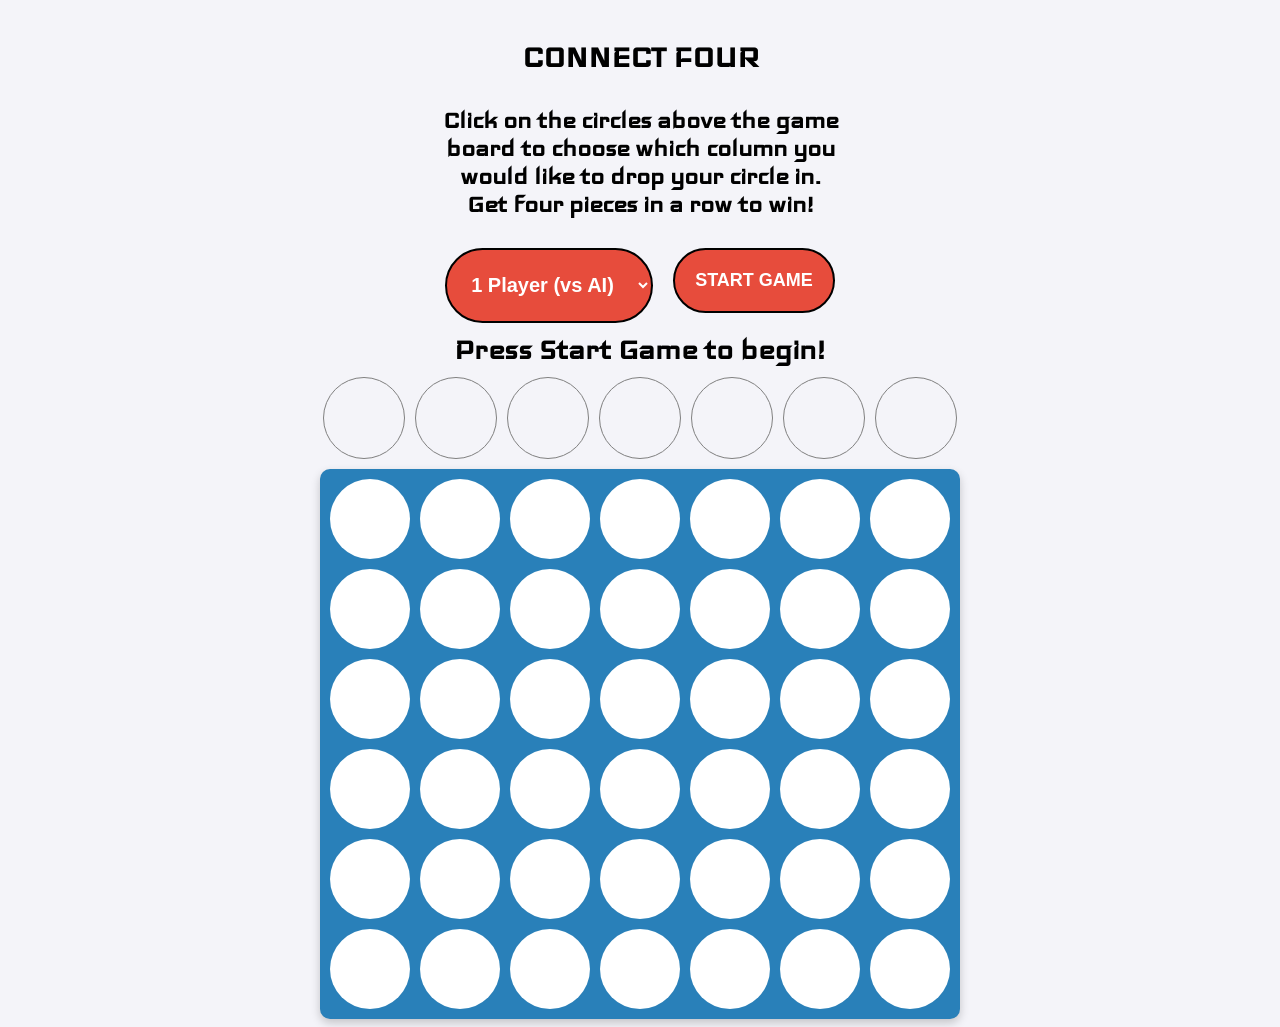
<file: index.html>
<!DOCTYPE html>
<html lang="en">
<head>
    <meta charset="UTF-8">
    <meta name="viewport" content="width=device-width, initial-scale=1.0">
    <title>Connect Four</title>
    <link HREF="https://fonts.googleapis.com/css?family=Dancing+Script|Indie+Flower|Shadows+Into+Light|Fresca|Nunito|Yoyu|Iceland|Arial|Yeseva One|Tagesschrift|du+NSW+ACT+Cursive|BenchNine|Birthstone|Jolly Lodger|Nosifer|Quicksand|Raleway" rel="stylesheet">
    <link rel="stylesheet" href="styles2.css">
</head>
<body>
    <div class="heading">
        <h2>CONNECT FOUR</h2>
        <h3>Click on the circles above the game board to choose which column you would like to drop your circle in. Get four pieces in a row to win!</h3>
        <div class="controls">
        <select id="game-mode">
            <option value="ai">1 Player (vs AI)</option>
            <option value="pvp">2 Players</option>
        </select>
        <button id="start-game">START GAME</button>
        </div>
        <div id="status">Press Start Game to begin!</div>
    </div>
    
    <div class="players-choice">
        <div id="c1"></div> 
        <div id="c2"></div> 
        <div id="c3"></div>
        <div id="c4"></div> 
        <div id="c5"></div> 
        <div id="c6"></div> 
        <div id="c7"></div>
    </div>

    <div class="game-board">
        <div class="players-choice-one">
            <div id="r11"></div> 
            <div id="r12"></div> 
            <div id="r13"></div> 
            <div id="r14"></div> 
            <div id="r15"></div> 
            <div id="r16"></div> 
            <div id="r17"></div>
        </div>
        <div class="players-choice-two">
            <div id="r21"></div> 
            <div id="r22"></div> 
            <div id="r23"></div> 
            <div id="r24"></div> 
            <div id="r25"></div> 
            <div id="r26"></div> 
            <div id="r27"></div>
        </div>
        <div class="players-choice-three">
            <div id="r31"></div> 
            <div id="r32"></div> 
            <div id="r33"></div> 
            <div id="r34"></div> 
            <div id="r35"></div> 
            <div id="r36"></div> 
            <div id="r37"></div>
        </div>
        <div class="players-choice-four">
            <div id="r41"></div> 
            <div id="r42"></div> 
            <div id="r43"></div> 
            <div id="r44"></div> 
            <div id="r45"></div> 
            <div id="r46"></div> 
            <div id="r47"></div>
        </div>
        <div class="players-choice-five">
            <div id="r51"></div> 
            <div id="r52"></div> 
            <div id="r53"></div> 
            <div id="r54"></div> 
            <div id="r55"></div> 
            <div id="r56"></div> 
            <div id="r57"></div>
        </div>
        <div class="players-choice-six">
            <div id="r61"></div> 
            <div id="r62"></div> 
            <div id="r63"></div> 
            <div id="r64"></div> 
            <div id="r65"></div> 
            <div id="r66"></div> 
            <div id="r67"></div>
        </div>
    </div>

    <script src="app2.js"></script>
</body>
</html>
</file>
<file: styles2.css>
body {
    font-family: "Iceland";
    display: flex;
    flex-direction: column;
    align-items: center;
    background-color: #f4f4f9;
}

.heading {
    text-align: center;
    font-size: 25px;
    margin-bottom: 10px;
}

/* text directions */
.heading h3 {
    max-width: 400px;
}

/* Top row where players click to drop a piece */
.players-choice {
    display: flex;
    gap: 10px;
    padding: 10px;
}

.players-choice div {
    width: 80px;
    height: 80px;
    border-radius: 50%;
    cursor: pointer;
    transition: background-color 0.2s;
    border: 1px solid grey;
}

/* Hover colors showing whose turn it is */
.players-choice.red-turn div:hover {
    background-color: rgba(231, 76, 60, 0.5);
}

.players-choice.yellow-turn div:hover {
    background-color: rgba(241, 196, 15, 0.5);
} 

/* Main blue board */
.game-board {
    background-color: #2980b9;
    padding: 10px;
    border-radius: 10px;
    display: flex;
    flex-direction: column;
    gap: 10px;
    box-shadow: 0 4px 10px rgba(0, 0, 0, 0.2);
}

.game-board > div {
    display: flex;
    gap: 10px;
}

/* Individual circular holes */
.game-board > div > div {
    width: 80px;
    height: 80px;
    background-color: white;
    border-radius: 50%;
}

.controls {
    display: flex;
    gap: 10px;
    justify-content: center;
    margin-bottom: 10px;
}

/* the 1 player vs ai button */
#game-mode {
    background-color: #e74c3c;
    border-radius: 50px;
    border: 2px solid black;
    color: white;
    padding: 10px 20px;
    font-size: 20px;
    font-weight: bold;
    cursor: pointer;
}

/* the button restart game */
#start-game {
    padding: 20px 20px;
    font-size: 18px;
    font-weight: bold;
    cursor: pointer;
    margin-bottom: 10px;
    background-color: #e74c3c;
    color: white;
    border: 2px black solid;
    border-radius: 50px;
    margin-left: 10px;
}
/* the text under the buttons */
#status {
    font-size: 35px;
    font-weight: bold;
    height: 24px;
}

/* Player piece colors */
.red-piece {
    background-color: #e74c3c !important;
}

.yellow-piece {
    background-color: #f1c40f !important;
}

/* Drop animation with a subtle bounce at the bottom */
.drop-animation {
    animation: dropBounce 0.45s cubic-bezier(0.25, 0.46, 0.45, 0.94);
    z-index: 2;
}

@keyframes dropBounce {
    0% {
        transform: translateY(var(--drop-distance));
    }
    75% {
        transform: translateY(0);
    }
    88% {
        transform: translateY(-10px);
    }
    100% {
        transform: translateY(0);
    }
}
</file>
